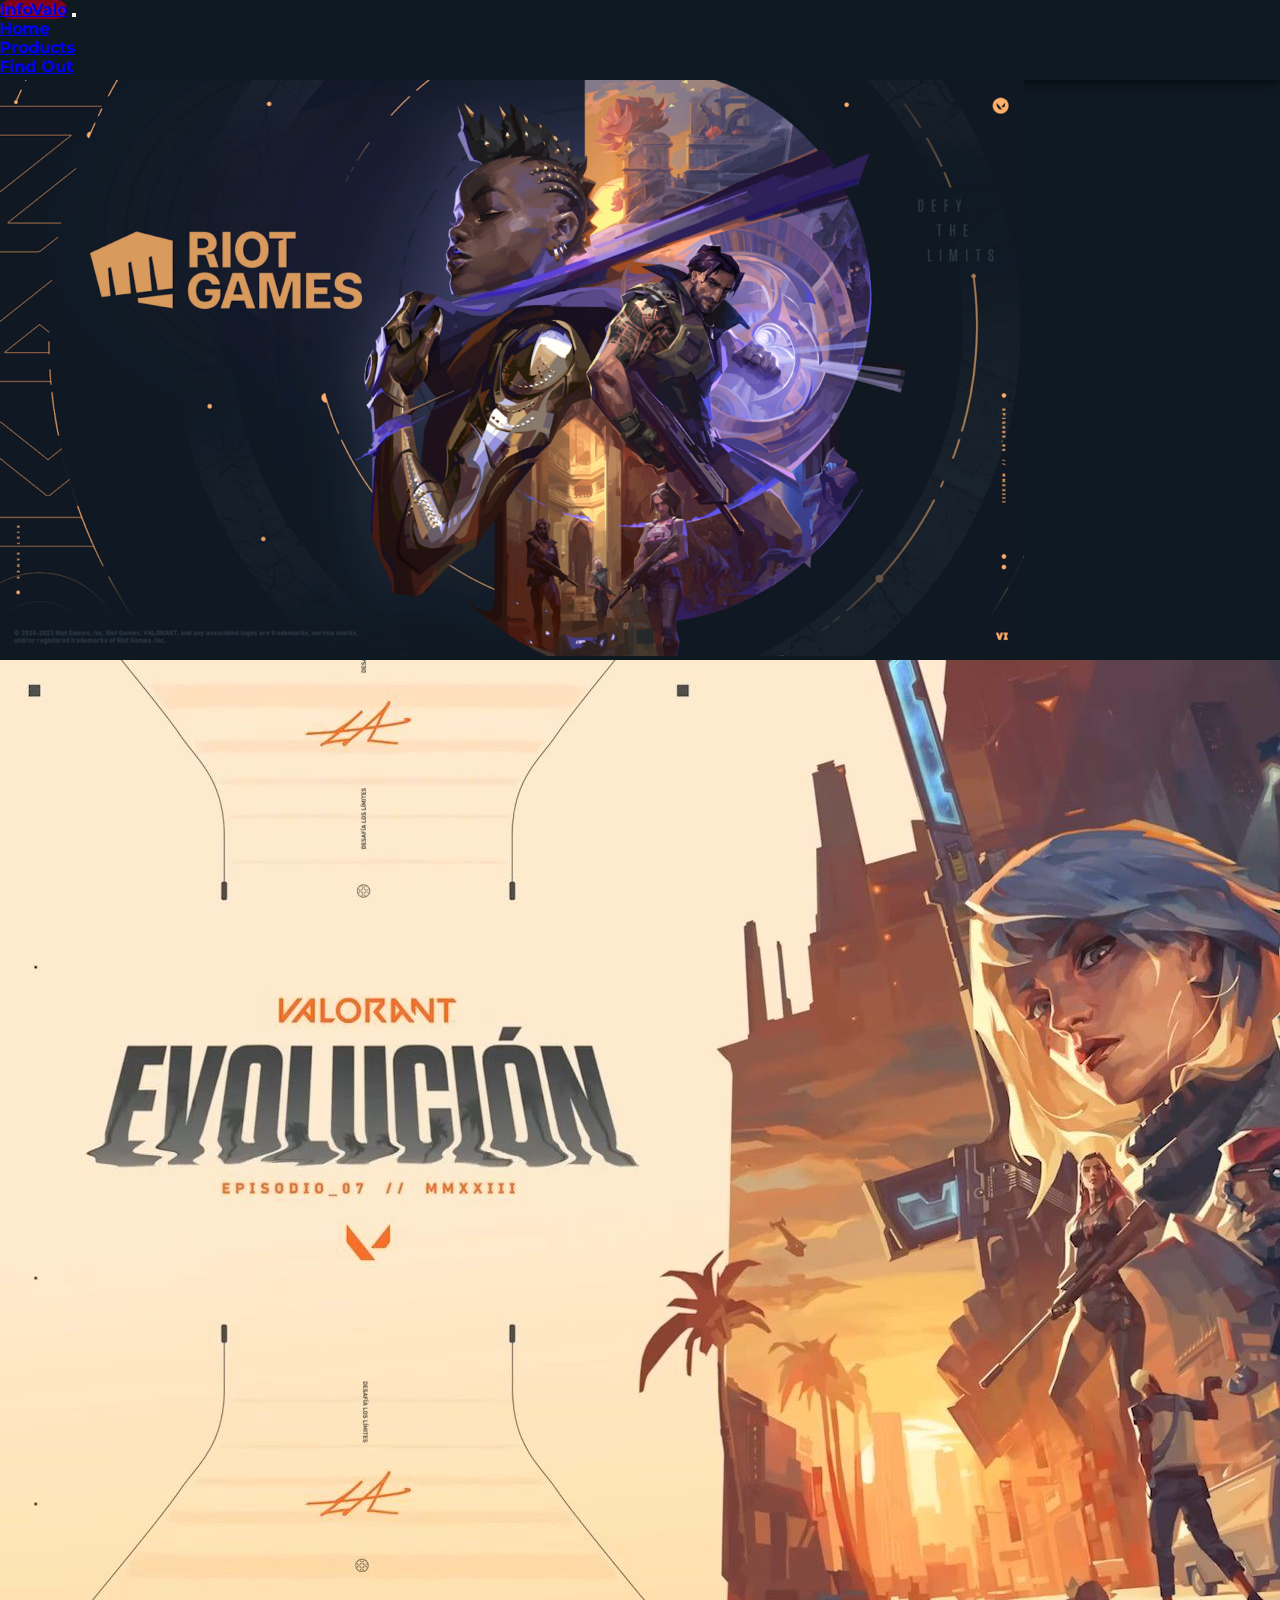
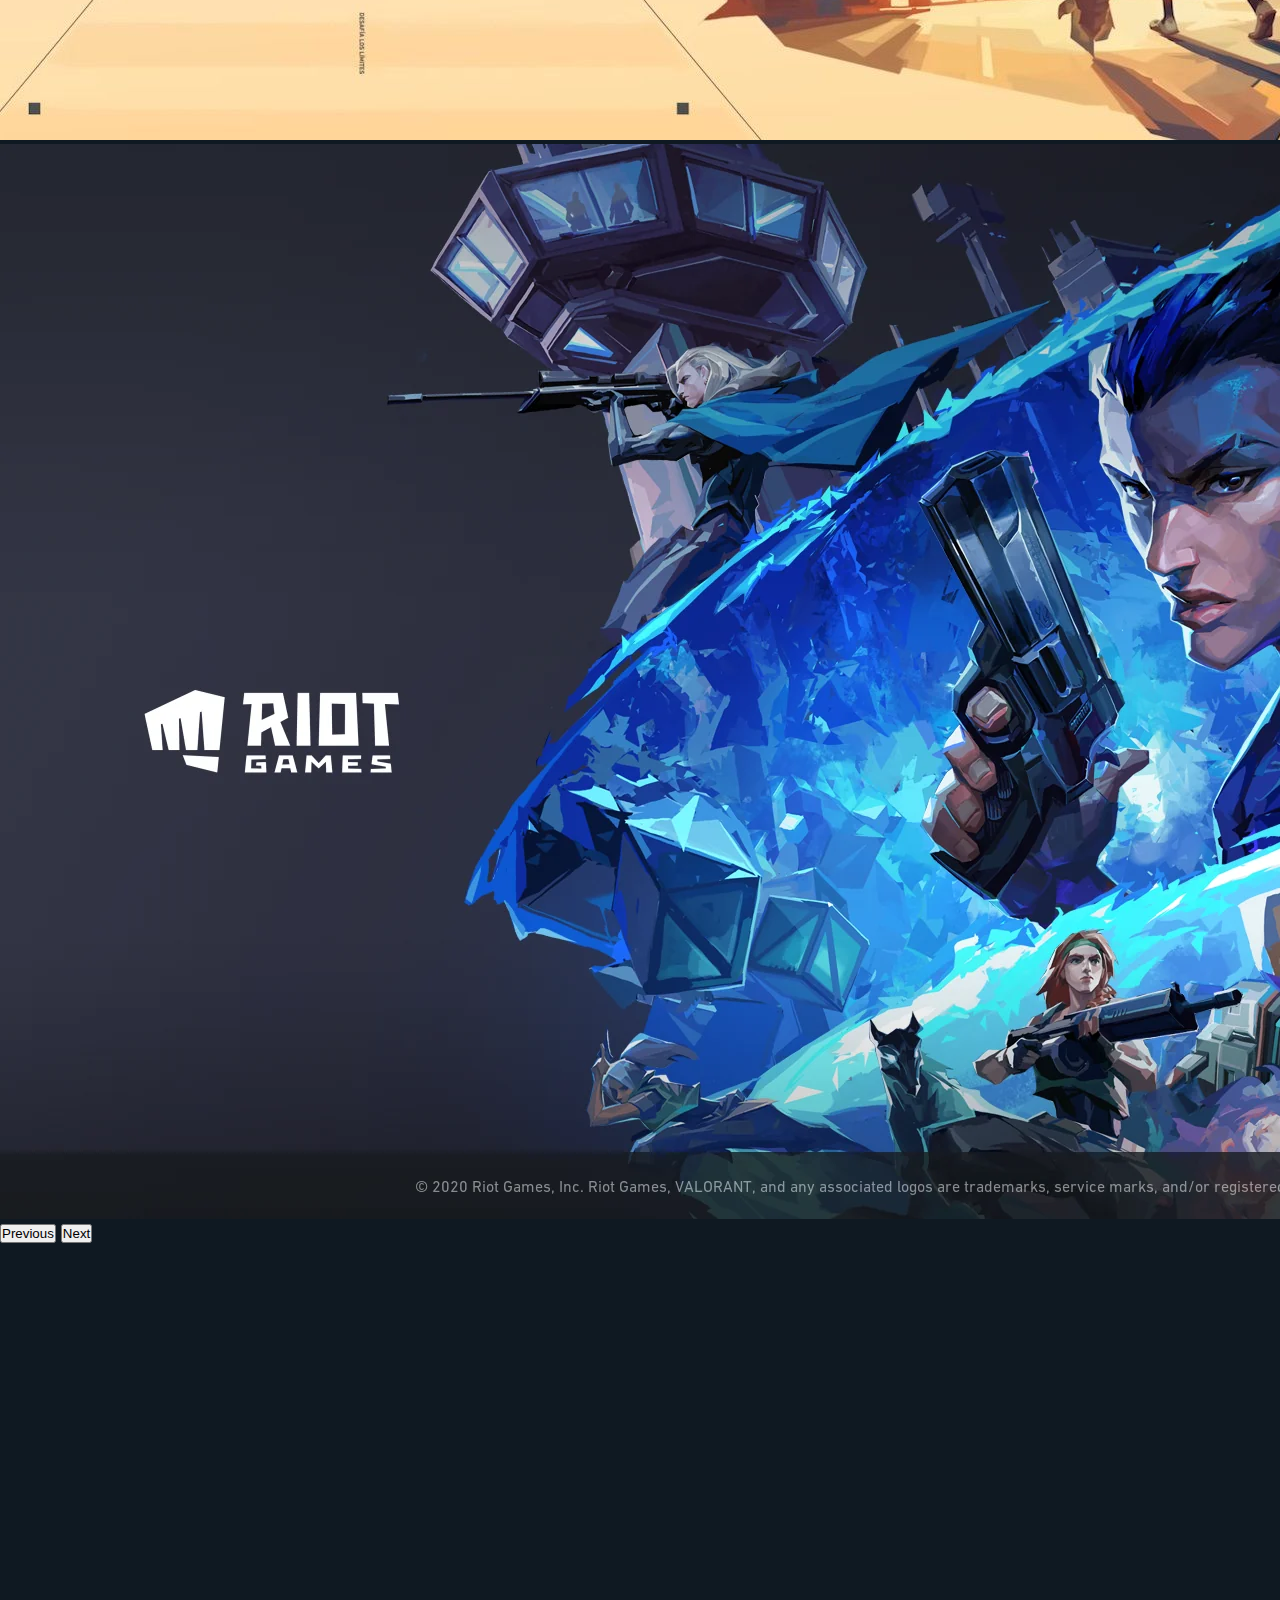
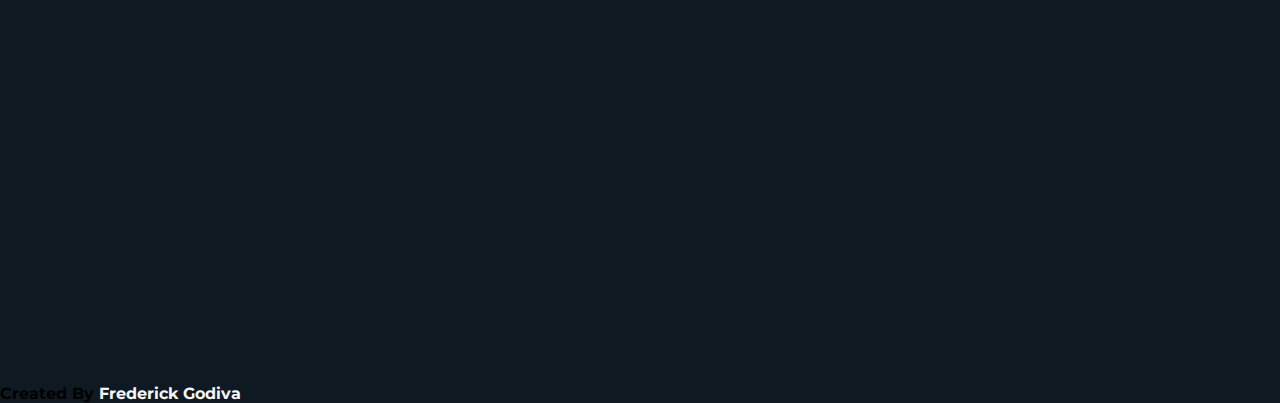
<file: index.html>
<!DOCTYPE html>
<html lang="en">
  <head>
    <!-- Required Meta Tags -->
    <meta charset="UTF-8" />
    <meta name="viewport" content="width=device-width, initial-scale=1.0" />

    <!-- Website Title -->
    <title>InfoValo</title>

    <!-- Bootstrap CSS -->
    <link
      href="https://cdn.jsdelivr.net/npm/bootstrap@5.3.2/dist/css/bootstrap.min.css"
      rel="stylesheet"
      integrity="sha384-T3c6CoIi6uLrA9TneNEoa7RxnatzjcDSCmG1MXxSR1GAsXEV/Dwwykc2MPK8M2HN"
      crossorigin="anonymous" />

    <!-- Animate On Scroll Library -->
    <link rel="stylesheet" href="https://unpkg.com/aos@next/dist/aos.css" />

    <!-- My CSS -->
    <link rel="stylesheet" href="style.css" />
  </head>
  <body>
    <!-- Navbar -->
    <nav class="navbar navbar-expand-lg sticky-top">
      <div class="container-fluid">
        <a class="navbar-brand text-light" href="./index.html">InfoValo</a>
        <button
          class="navbar-toggler"
          type="button"
          data-bs-toggle="collapse"
          data-bs-target="#navbarSupportedContent"
          aria-controls="navbarSupportedContent"
          aria-expanded="false"
          aria-label="Toggle navigation">
          <span class="navbar-toggler-icon"></span>
        </button>

        <div class="collapse navbar-collapse" id="navbarSupportedContent">
          <ul class="navbar-nav me-auto mb-2 mb-lg-0">
            <li class="nav-item">
              <a
                class="nav-link active text-light"
                aria-current="page"
                href="./index.html"
                >Home</a
              >
            </li>
            <li class="nav-item">
              <a class="nav-link text-light" href="./public/products.html"
                >Products</a
              >
            </li>
            <li class="nav-item dropdown">
              <a
                class="nav-link dropdown-toggle text-light"
                href="#"
                role="button"
                data-bs-toggle="dropdown"
                aria-expanded="false">
                Find Out
              </a>
              <ul class="dropdown-menu">
                <li>
                  <a class="dropdown-item" href="./public/agents.html"
                    >Agents</a
                  >
                </li>
                <li>
                  <a class="dropdown-item" href="./public/maps.html">Maps</a>
                </li>
              </ul>
            </li>
          </ul>
        </div>
      </div>
    </nav>
    <!-- End of Navbar -->

    <!-- Carousel -->
    <div class="container carousel p-3">
      <div id="carouselExample" class="carousel slide">
        <div class="carousel-inner">
          <!-- First Carousel Item -->
          <div class="carousel-item active">
            <img
              src="./images/Loading Screen/loading_screen_1.png"
              class="d-block w-100"
              alt="Loading Screen 1" />
          </div>
          <!-- Second Carousel Item -->
          <div class="carousel-item">
            <img
              src="./images/Loading Screen/loading_screen_2.jpg"
              class="d-block w-100"
              alt="Loading Screen 2" />
          </div>
          <!-- Third Carousel Item -->
          <div class="carousel-item">
            <img
              src="./images/Loading Screen/loading_screen_3.webp"
              class="d-block w-100"
              alt="Loading Screen 3" />
          </div>
        </div>
        <button
          class="carousel-control-prev"
          type="button"
          data-bs-target="#carouselExample"
          data-bs-slide="prev">
          <span class="carousel-control-prev-icon" aria-hidden="true"></span>
          <span class="visually-hidden">Previous</span>
        </button>
        <button
          class="carousel-control-next"
          type="button"
          data-bs-target="#carouselExample"
          data-bs-slide="next">
          <span class="carousel-control-next-icon" aria-hidden="true"></span>
          <span class="visually-hidden">Next</span>
        </button>
      </div>
    </div>
    <!-- End of Carousel -->

    <!-- About -->
    <div class="container mt-5 p-3 about">
      <!-- Title For About Section -->
      <h1 class="text-center text-white" data-aos="fade-up">
        Welcome to InfoValo!
      </h1>
      <!-- Additional Information For Title About Section -->
      <p class="text-center text-white about-text" data-aos="fade-up">
        About this website
      </p>
      <div class="container text-center text-white pt-3" id="about">
        <div class="row">
          <!-- Left Side -->
          <div class="col-xl-6 col-lg-6 col-sm-12">
            <p class="about-text" data-aos="fade-right">
              <span class="web-name">InfoValo</span> is a multifunctional
              website where you can access various information about Valorant,
              ranging from details about skins, maps, and agents. With InfoValo,
              you not only find information but also have the option to top up
              Valorant points at affordable prices. In the future, there will be
              numerous promotions in line with ongoing Valorant events.
            </p>
          </div>
          <!-- Right Side -->
          <div class="col-xl-6 col-lg-6 col-sm-12">
            <p class="about-text" data-aos="fade-left">
              Now, you can discover everything about Valorant on a single
              website <span class="web-name">InfoValo</span>, your best website
              for Valorant. If you want to top up your Valorant Point, just
              click
              <button type="button" class="btn btn-dark know-more-btn">
                <a href="./public/products.html" class="text-white bold-text"
                  >here</a
                >
              </button>
            </p>
          </div>
        </div>
      </div>
    </div>
    <!-- End of About -->

    <!-- FAQ -->
    <div class="container mt-5 p-3">
      <div class="container mt-5 p-3" data-aos="fade-down-right">
        <h1 class="text-center text-white p-2">FAQ</h1>
        <!-- Accordion -->
        <div class="accordion" id="accordionPanelsStayOpenExample">
          <div class="accordion-item">
            <h2 class="accordion-header">
              <button
                class="accordion-button text-white bold-text"
                type="button"
                data-bs-toggle="collapse"
                data-bs-target="#panelsStayOpen-collapseOne"
                aria-expanded="true"
                aria-controls="panelsStayOpen-collapseOne">
                How to top up?
              </button>
            </h2>
            <div
              id="panelsStayOpen-collapseOne"
              class="accordion-collapse collapse show"
              aria-labelledby="headingOne"
              data-bs-parent="#accordionPanelsStayOpenExample">
              <div class="accordion-body small-text text-white">
                You can top up
                <button type="button" class="btn btn-dark know-more-btn">
                  <a href="./public/products.html" class="text-white bold-text"
                    >here</a
                  >
                </button>
              </div>
            </div>
          </div>

          <div class="accordion-item">
            <h2 class="accordion-header">
              <button
                class="accordion-button collapsed text-white bold-text"
                type="button"
                data-bs-toggle="collapse"
                data-bs-target="#panelsStayOpen-collapseTwo"
                aria-expanded="false"
                aria-controls="panelsStayOpen-collapseTwo">
                Is there any coupon available?
              </button>
            </h2>
            <div
              id="panelsStayOpen-collapseTwo"
              class="accordion-collapse collapse small-text">
              <div
                class="accordion-body small-text text-white"
                aria-labelledby="headingOne"
                data-bs-parent="#accordionPanelsStayOpenExample">
                Of course, you can check for the available coupon on our social
                media.
              </div>
            </div>
          </div>
          <div class="accordion-item">
            <h2 class="accordion-header">
              <button
                class="accordion-button collapsed bold-text text-white"
                type="button"
                data-bs-toggle="collapse"
                data-bs-target="#panelsStayOpen-collapseFour"
                aria-expanded="false"
                aria-controls="panelsStayOpen-collapseFour">
                How can we contact you?
              </button>
            </h2>
            <div
              id="panelsStayOpen-collapseFour"
              class="accordion-collapse collapse">
              <div class="accordion-body small-text text-white">
                You can contact us from contact section that we made under the
                website.
              </div>
            </div>
          </div>
        </div>
        <!-- End of Accordion -->
      </div>
    </div>
    <!-- End of FAQ -->

    <!-- Contact -->
    <div class="container mt-5 p-3" data-aos="zoom-in">
      <h1 class="text-center text-white">Information</h1>
      <p class="text-center text-white contact-text">
        These are additional informations about us
      </p>
      <div class="row g-5 py-5 row-cols-1 row-cols-lg-2">
        <div class="feature col">
          <h3 class="fs-2 text-white">Contact</h3>
          <div class="d-flex align-items-baseline">
            <svg
              xmlns="http://www.w3.org/2000/svg"
              width="20"
              height="20"
              fill="white"
              class="bi bi-envelope-open-fill mx-2"
              viewBox="0 0 16 16">
              <path
                d="M8.941.435a2 2 0 0 0-1.882 0l-6 3.2A2 2 0 0 0 0 5.4v.314l6.709 3.932L8 8.928l1.291.718L16 5.714V5.4a2 2 0 0 0-1.059-1.765l-6-3.2ZM16 6.873l-5.693 3.337L16 13.372v-6.5Zm-.059 7.611L8 10.072.059 14.484A2 2 0 0 0 2 16h12a2 2 0 0 0 1.941-1.516ZM0 13.373l5.693-3.163L0 6.873v6.5Z" />
            </svg>
            <p class="contact-text">
              <a
                href="mailto:InfoValo@gmail.com"
                target="_blank"
                class="contact-link"
                >InfoValo@gmail.com</a
              >
            </p>
          </div>
        </div>
        <div class="feature col">
          <h3 class="fs-2 text-white">Location</h3>
          <iframe
            src="https://www.google.com/maps/embed?pb=!1m18!1m12!1m3!1d3982.0925876474575!2d98.6578703747766!3d3.5661615504481206!2m3!1f0!2f0!3f0!3m2!1i1024!2i768!4f13.1!3m3!1m2!1s0x3031302750a7b3c3%3A0x281f29cf894a500b!2sUSU%2C%20Jl.%20Universitas%2C%20Padang%20Bulan%2C%20Kec.%20Medan%20Baru%2C%20Kota%20Medan%2C%20Sumatera%20Utara%2020155!5e0!3m2!1sen!2sid!4v1699789930222!5m2!1sen!2sid"
            width="300"
            height="150"
            style="border: 0"
            allowfullscreen=""
            loading="lazy"
            referrerpolicy="no-referrer-when-downgrade"></iframe>
          <div class="d-flex justify-content-center align-items-center">
            <svg
              xmlns="http://www.w3.org/2000/svg"
              width="50"
              height="50"
              fill="white"
              class="bi bi-geo-alt-fill"
              viewBox="0 0 16 16">
              <path
                d="M8 16s6-5.686 6-10A6 6 0 0 0 2 6c0 4.314 6 10 6 10zm0-7a3 3 0 1 1 0-6 3 3 0 0 1 0 6z" />
            </svg>
            <p class="contact-text text-white">
              Gedung D Fasilkom-TI, Universitas Sumatera Utara, Jl. Alumni No.3,
              Padang Bulan, Kec. Medan Baru, Kota Medan, Sumatera Utara 20155
            </p>
          </div>
        </div>
      </div>
    </div>
    <!-- End of Contact -->

    <!-- Footer -->
    <footer class="py-3 my-4 border-top">
      <p class="text-center text-white">
        Created By
        <a
          href="https://github.com/FrederickGodiva"
          target="_blank"
          class="author-link"
          >Frederick Godiva</a
        >
      </p>
    </footer>
    <!-- End of Footer -->

    <!-- jQuery -->
    <script src="https://ajax.googleapis.com/ajax/libs/jquery/3.7.1/jquery.min.js"></script>

    <!-- Bootstrap -->
    <script
      src="https://cdn.jsdelivr.net/npm/bootstrap@5.3.2/dist/js/bootstrap.bundle.min.js"
      integrity="sha384-C6RzsynM9kWDrMNeT87bh95OGNyZPhcTNXj1NW7RuBCsyN/o0jlpcV8Qyq46cDfL"
      crossorigin="anonymous"></script>

    <!-- Animate On Scroll (AOS) -->
    <script src="https://unpkg.com/aos@next/dist/aos.js"></script>

    <!-- Initialize the AOS -->
    <script>
      AOS.init();
    </script>

    <!-- My Script -->
    <script src="script.js"></script>
  </body>
</html>
</file>
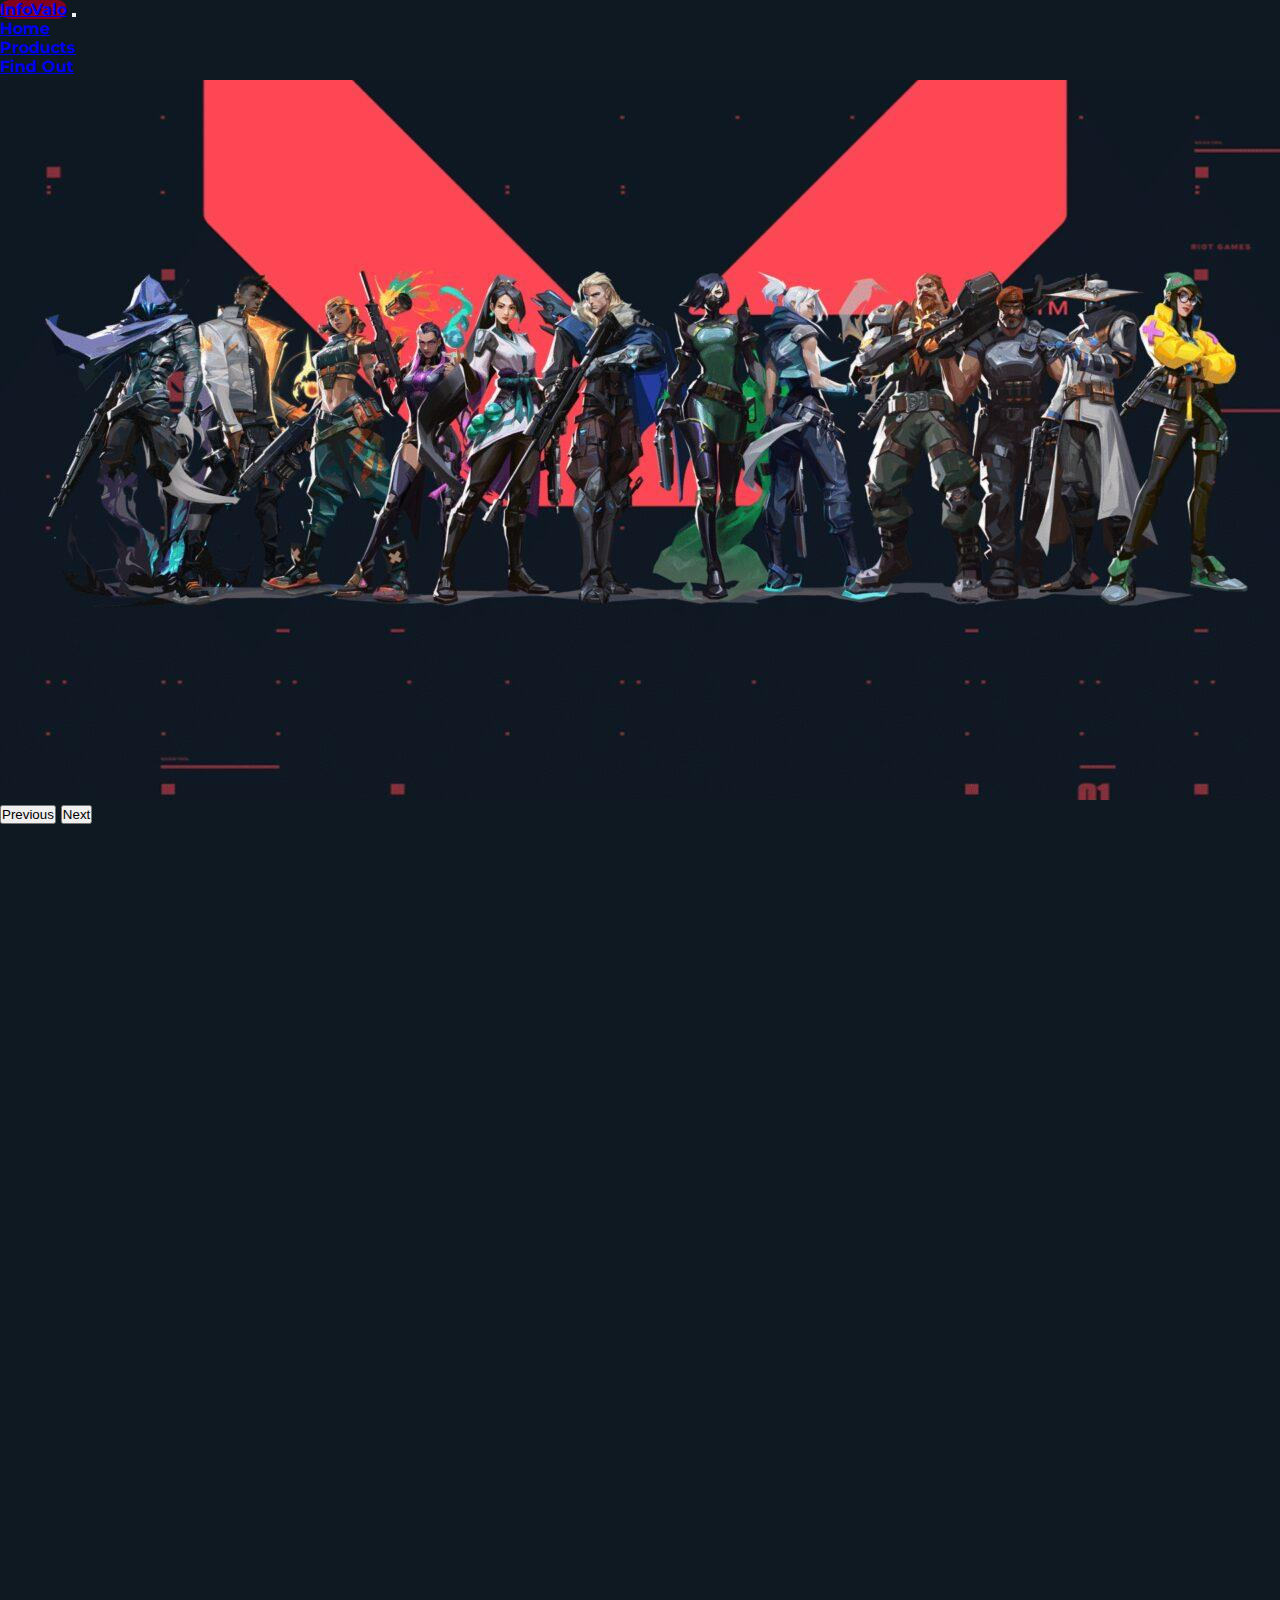
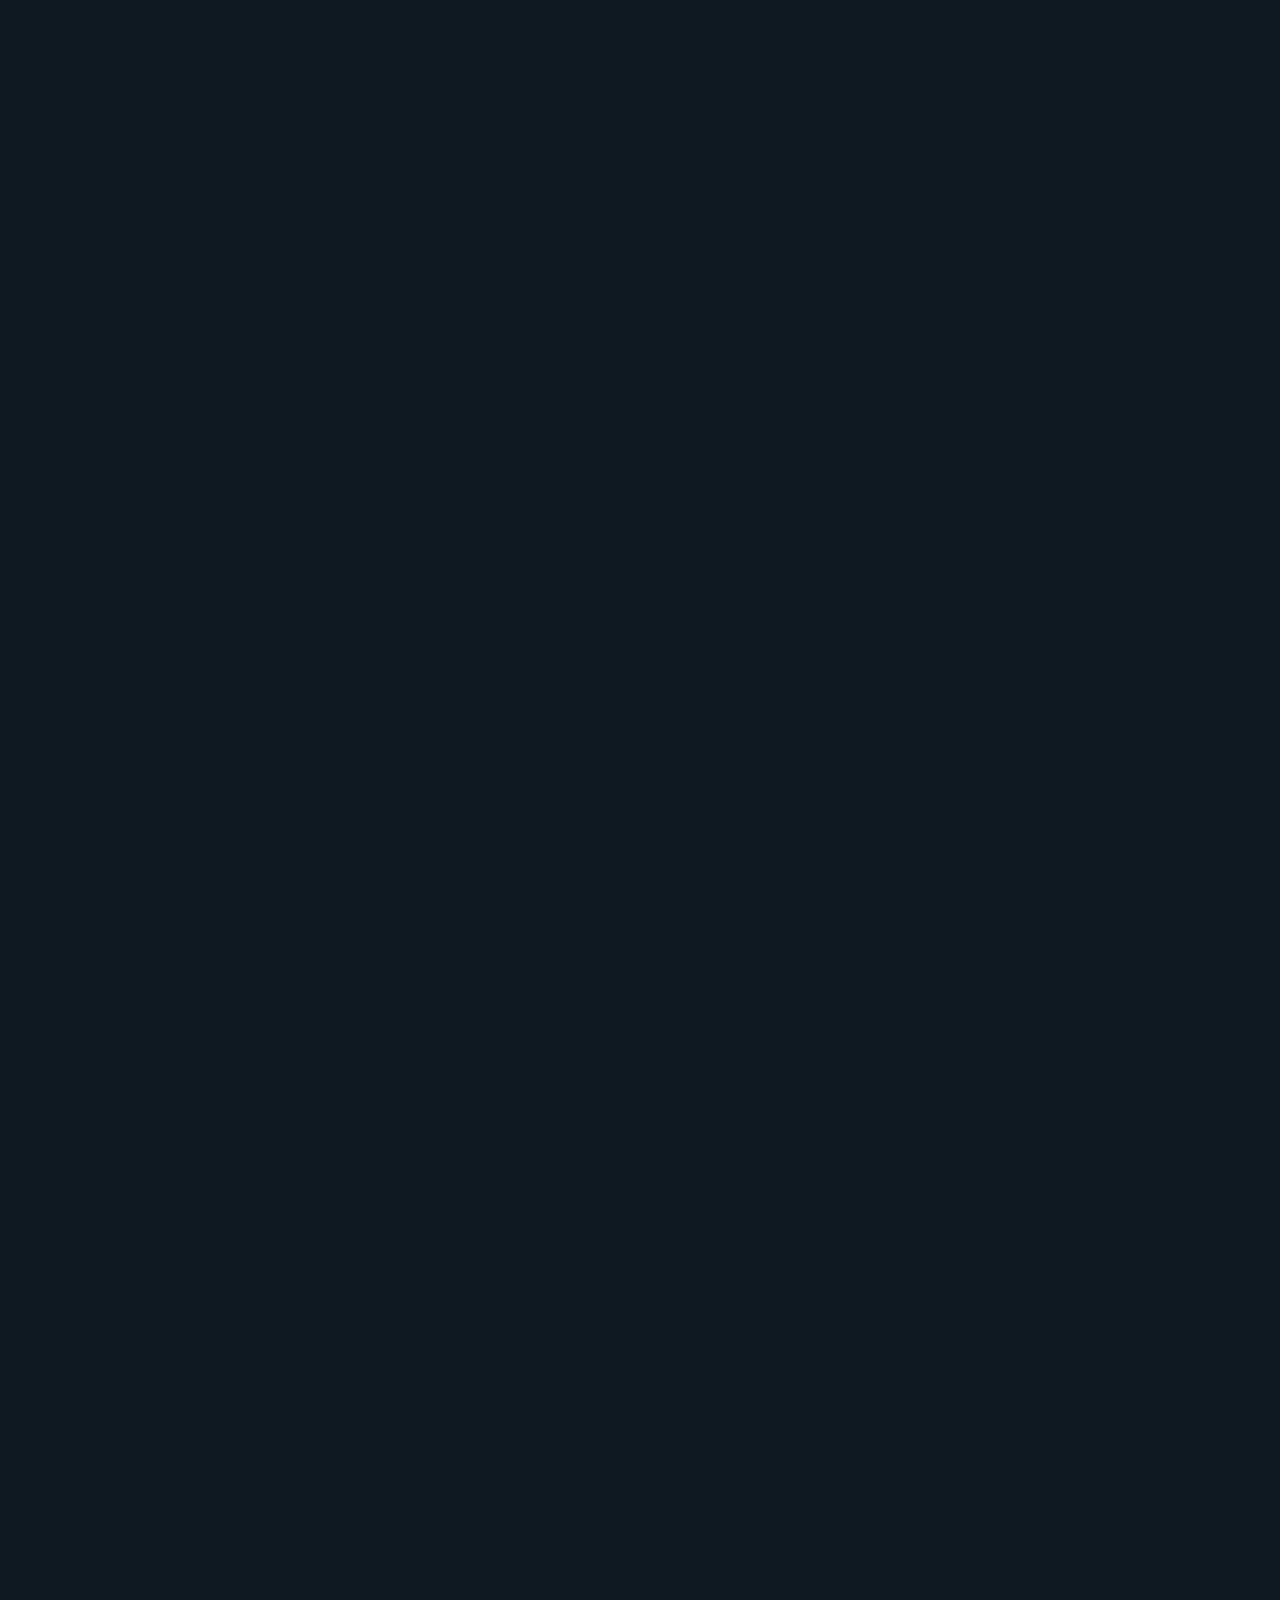
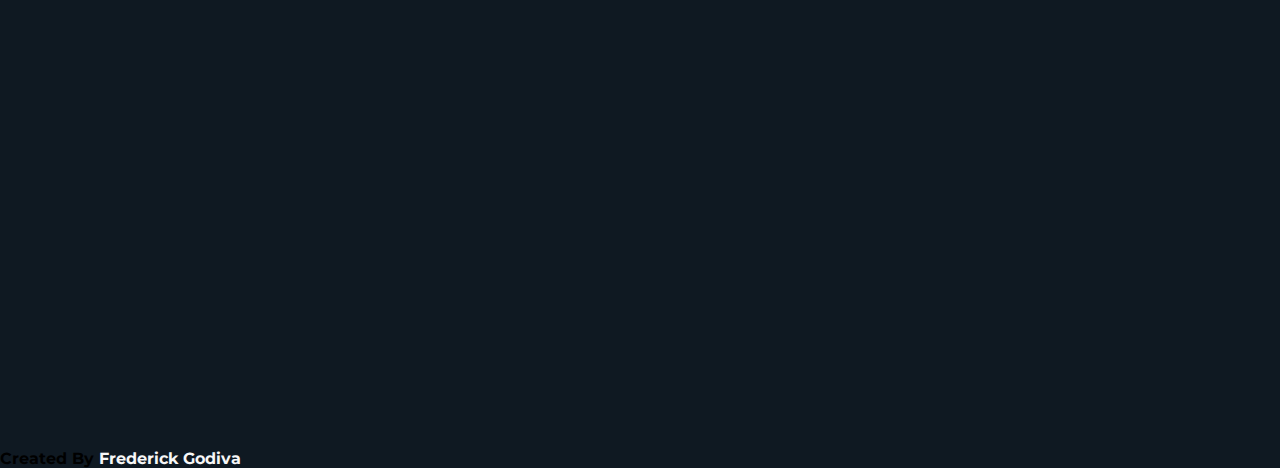
<file: public/agents.html>
<!DOCTYPE html>
<html lang="en">
  <head>
    <!-- Required Meta Tags -->
    <meta charset="UTF-8" />
    <meta name="viewport" content="width=device-width, initial-scale=1.0" />

    <!-- Website Title -->
    <title>Agents</title>

    <!-- Bootstrap CSS -->
    <link
      href="https://cdn.jsdelivr.net/npm/bootstrap@5.3.2/dist/css/bootstrap.min.css"
      rel="stylesheet"
      integrity="sha384-T3c6CoIi6uLrA9TneNEoa7RxnatzjcDSCmG1MXxSR1GAsXEV/Dwwykc2MPK8M2HN"
      crossorigin="anonymous" />

    <!-- Animate On Scroll Library -->
    <link rel="stylesheet" href="https://unpkg.com/aos@next/dist/aos.css" />

    <!-- My CSS -->
    <link rel="stylesheet" href="../style.css" />
  </head>
  <body>
    <!-- Navbar -->
    <nav
      class="navbar navbar-expand-lg sticky-top d-flex justify-content-between">
      <div class="container-fluid">
        <a class="navbar-brand text-light" href="../index.html">InfoValo</a>
        <button
          class="navbar-toggler"
          type="button"
          data-bs-toggle="collapse"
          data-bs-target="#navbarSupportedContent"
          aria-controls="navbarSupportedContent"
          aria-expanded="false"
          aria-label="Toggle navigation">
          <span class="navbar-toggler-icon"></span>
        </button>

        <div class="collapse navbar-collapse" id="navbarSupportedContent">
          <ul class="navbar-nav me-auto mb-2 mb-lg-0">
            <li class="nav-item">
              <a
                class="nav-link active text-light"
                aria-current="page"
                href="../index.html"
                >Home</a
              >
            </li>
            <li class="nav-item">
              <a class="nav-link text-light" href="./products.html">Products</a>
            </li>
            <li class="nav-item dropdown">
              <a
                class="nav-link dropdown-toggle text-light"
                href="#"
                role="button"
                data-bs-toggle="dropdown"
                aria-expanded="false">
                Find Out
              </a>
              <ul class="dropdown-menu">
                <li>
                  <a class="dropdown-item" href="./agents.html">Agents</a>
                </li>
                <li>
                  <a class="dropdown-item" href="./maps.html">Maps</a>
                </li>
              </ul>
            </li>
          </ul>
        </div>
      </div>
    </nav>
    <!-- End of Navbar -->

    <!-- Carousel -->
    <div class="container mb-5">
      <div id="carouselExample" class="carousel slide">
        <div class="carousel-inner">
          <div class="carousel-item active">
            <img
              src="../images/Agents/agents.jpg"
              class="d-block w-100"
              alt="Valorant Agent Banner" />
          </div>
        </div>
        <button
          class="carousel-control-prev"
          type="button"
          data-bs-target="#carouselExample"
          data-bs-slide="prev">
          <span class="carousel-control-prev-icon" aria-hidden="true"></span>
          <span class="visually-hidden">Previous</span>
        </button>
        <button
          class="carousel-control-next"
          type="button"
          data-bs-target="#carouselExample"
          data-bs-slide="next">
          <span class="carousel-control-next-icon" aria-hidden="true"></span>
          <span class="visually-hidden">Next</span>
        </button>
      </div>
    </div>
    <!-- End of Carousel -->

    <!-- Table -->
    <div class="container p-3 mb-5">
      <table class="table table-dark" data-aos="fade-up-right">
        <thead>
          <tr>
            <td class="text-center" colspan="3">Duelist</td>
          </tr>
        </thead>

        <tbody>
          <tr>
            <td>
              <img
                src="../images/Agents/Duelist/phoenix.png"
                alt="Phoenix"
                class="agents" />
              Phoenix
            </td>
            <td>
              <img
                src="../images/Agents/Duelist/jett.png"
                alt="Jett"
                class="agents" />
              Jett
            </td>
            <td>
              <img
                src="../images/Agents/Duelist/reyna.png"
                alt="Reyna"
                class="agents" />
              Reyna
            </td>
          </tr>

          <tr>
            <td>
              <img
                src="../images/Agents/Duelist/raze.png"
                alt="Raze"
                class="agents" />
              Raze
            </td>
            <td>
              <img
                src="../images/Agents/Duelist/yoru.png"
                alt="Yoru"
                class="agents" />
              Yoru
            </td>
            <td>
              <img
                src="../images/Agents/Duelist/neon.png"
                alt="Neon"
                class="agents" />
              Neon
            </td>
          </tr>

          <tr>
            <td>
              <img
                src="../images/Agents/Duelist/iso.png"
                alt="Iso"
                class="agents" />Iso
            </td>
            <td></td>
            <td></td>
          </tr>
        </tbody>
      </table>

      <table class="table table-dark mt-5 p-3" data-aos="fade-up-left">
        <thead>
          <tr>
            <td class="text-center" colspan="3">Initiator</td>
          </tr>
        </thead>

        <tbody>
          <tr>
            <td>
              <img
                src="../images/Agents/Initiator/sova.png"
                alt="Sova"
                class="agents" />
              Sova
            </td>
            <td>
              <img
                src="../images/Agents/Initiator/breach.webp"
                alt="Breach"
                class="agents" />
              Breach
            </td>
            <td>
              <img
                src="../images/Agents/Initiator/skye.png"
                alt="Skye"
                class="agents" />
              Skye
            </td>
          </tr>

          <tr>
            <td>
              <img
                src="../images/Agents/Initiator/kayo.png"
                alt="KAY/O"
                class="agents" />
              KAY/O
            </td>
            <td>
              <img
                src="../images/Agents/Initiator/fade.png"
                alt="Fade"
                class="agents" />
              Fade
            </td>
            <td>
              <img
                src="../images/Agents/Initiator/gekko.png"
                alt="Gekko"
                class="agents" />
              Gekko
            </td>
          </tr>
        </tbody>
      </table>

      <table class="table table-dark mt-5 p-3" data-aos="fade-down-right">
        <thead>
          <tr>
            <td class="text-center" colspan="3">Sentinel</td>
          </tr>
        </thead>

        <tbody>
          <tr>
            <td>
              <img
                src="../images/Agents/Sentinel/killjoy.png"
                alt="Killjoy"
                class="agents" />
              Killjoy
            </td>
            <td>
              <img
                src="../images/Agents/Sentinel/cypher.png"
                alt="Cypher"
                class="agents" />
              Cypher
            </td>
            <td>
              <img
                src="../images/Agents/Sentinel/sage.png"
                alt="Sage"
                class="agents" />
              Sage
            </td>
          </tr>

          <tr>
            <td>
              <img
                src="../images/Agents/Sentinel/chamber.png"
                alt="Chamber"
                class="agents" />
              Chamber
            </td>
            <td>
              <img
                src="../images/Agents/Sentinel/deadlock.png"
                alt="Deadlock"
                class="agents" />
              Deadlock
            </td>
            <td></td>
          </tr>
        </tbody>
      </table>

      <table class="table table-dark mt-5 p-3" data-aos="fade-down-left">
        <thead>
          <tr>
            <td class="text-center" colspan="3">Controller</td>
          </tr>
        </thead>

        <tbody>
          <tr>
            <td>
              <img
                src="../images/Agents/Controller/brimstone.png"
                alt="Brimstone"
                class="agents" />
              Brimstone
            </td>
            <td>
              <img
                src="../images/Agents/Controller/viper.png"
                alt="Viper"
                class="agents" />
              Viper
            </td>
            <td>
              <img
                src="../images/Agents/Controller/omen.png"
                alt="Omen"
                class="agents" />
              Omen
            </td>
          </tr>

          <tr>
            <td>
              <img
                src="../images/Agents/Controller/astra.png"
                alt="Astra"
                class="agents" />
              Astra
            </td>
            <td>
              <img
                src="../images/Agents/Controller/harbor.png"
                alt="Harbor"
                class="agents" />
              Harbor
            </td>
            <td></td>
          </tr>
        </tbody>
      </table>
    </div>
    <!-- End of Table -->

    <!-- Footer -->
    <footer class="py-3 my-4 border-top">
      <p class="text-center text-white">
        Created By
        <a href="https://github.com/FrederickGodiva" class="author-link"
          >Frederick Godiva</a
        >
      </p>
    </footer>
    <!-- End of Footer -->

    <!-- Bootstrap -->
    <script
      src="https://cdn.jsdelivr.net/npm/bootstrap@5.3.2/dist/js/bootstrap.bundle.min.js"
      integrity="sha384-C6RzsynM9kWDrMNeT87bh95OGNyZPhcTNXj1NW7RuBCsyN/o0jlpcV8Qyq46cDfL"
      crossorigin="anonymous"></script>

    <!-- Animate On Scroll (AOS) -->
    <script src="https://unpkg.com/aos@next/dist/aos.js"></script>

    <!-- Initialize the AOS -->
    <script>
      AOS.init();
    </script>
  </body>
</html>
</file>
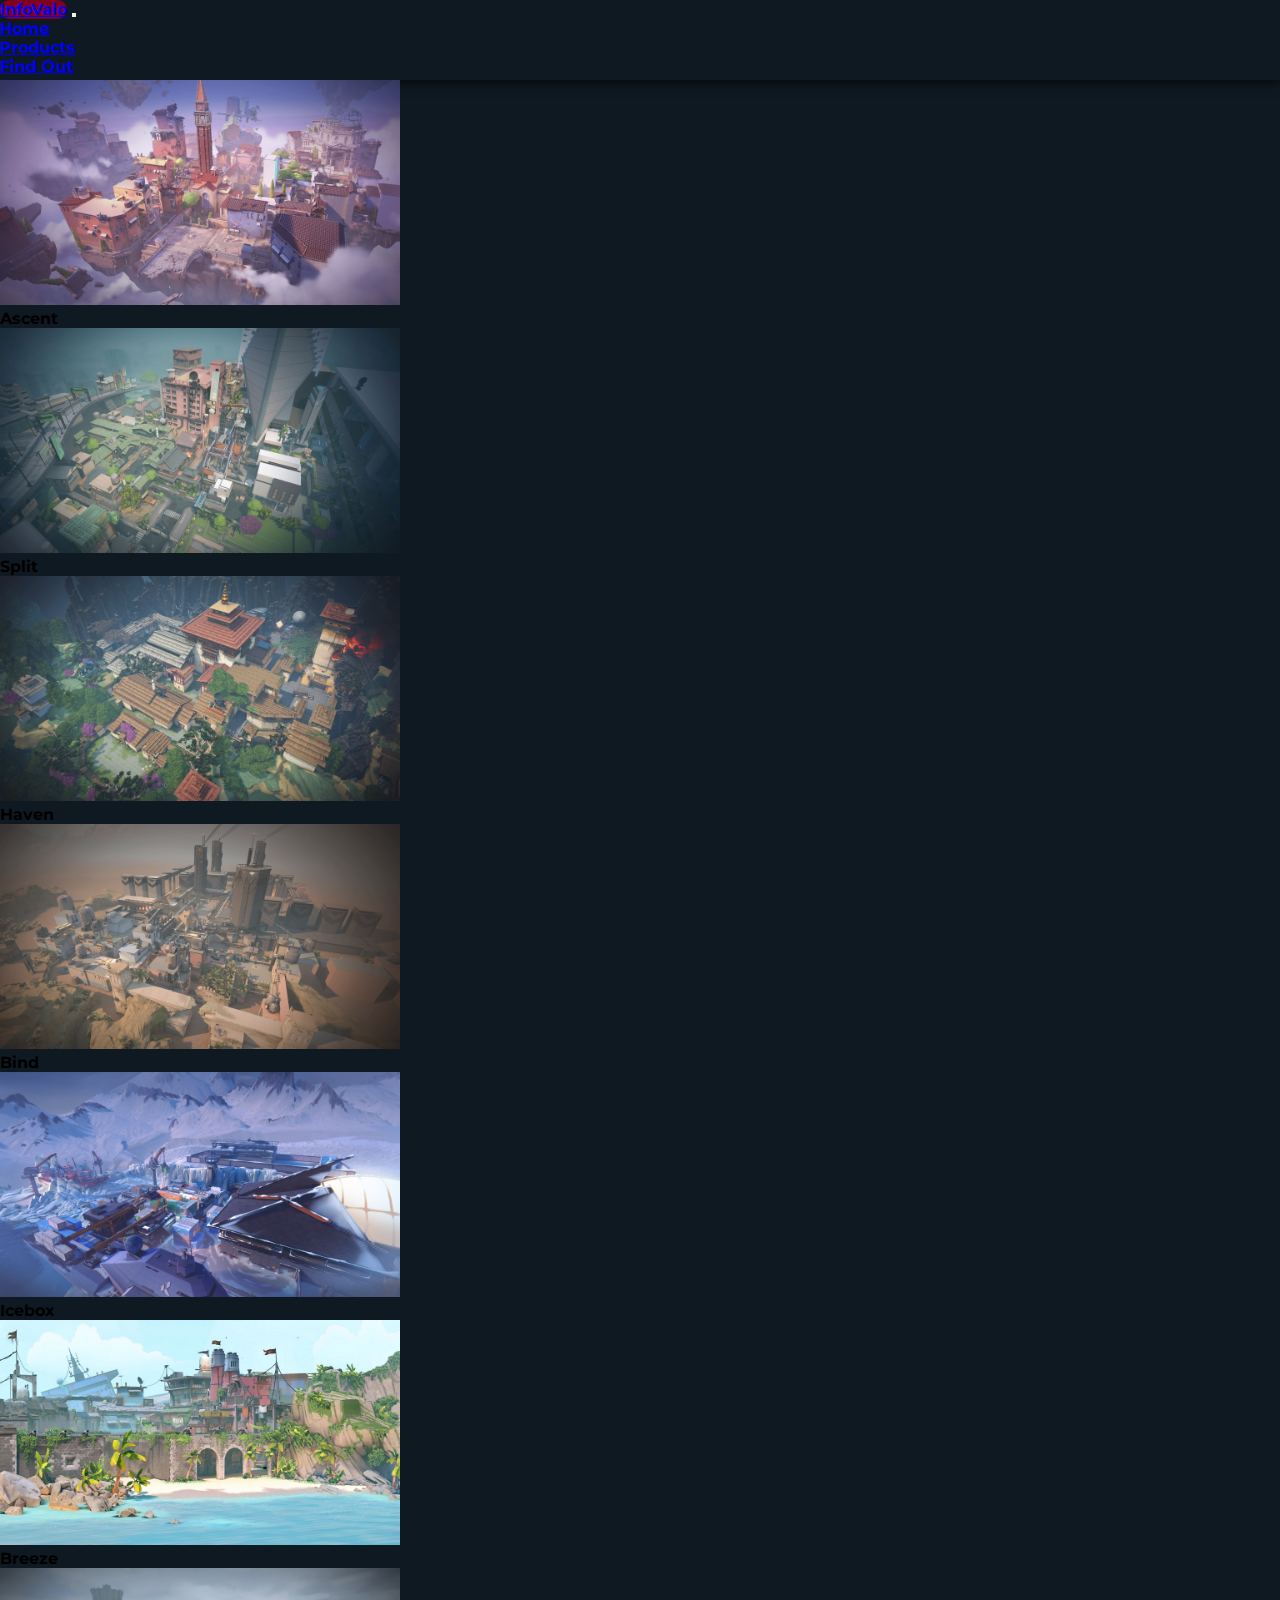
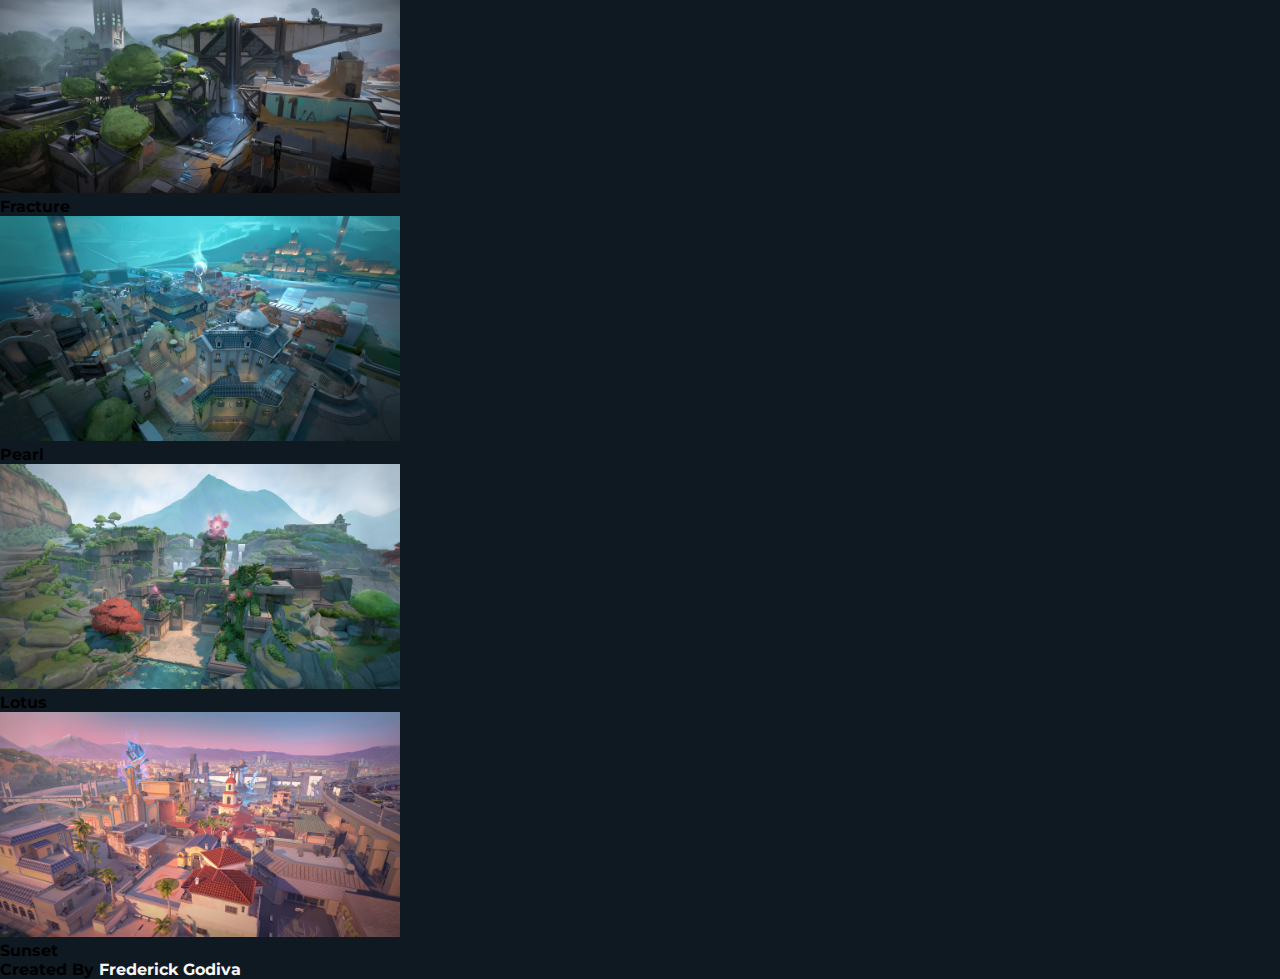
<file: public/maps.html>
<!DOCTYPE html>
<html lang="en">
  <head>
    <!-- Required Meta Tags -->
    <meta charset="UTF-8" />
    <meta name="viewport" content="width=device-width, initial-scale=1.0" />

    <!-- Website Title -->
    <title>Maps</title>

    <!-- Bootstrap CSS -->
    <link
      href="https://cdn.jsdelivr.net/npm/bootstrap@5.3.2/dist/css/bootstrap.min.css"
      rel="stylesheet"
      integrity="sha384-T3c6CoIi6uLrA9TneNEoa7RxnatzjcDSCmG1MXxSR1GAsXEV/Dwwykc2MPK8M2HN"
      crossorigin="anonymous" />

    <!-- My CSS -->
    <link rel="stylesheet" href="../style.css" />
  </head>
  <body>
    <!-- Navbar -->
    <nav
      class="navbar navbar-expand-lg sticky-top d-flex justify-content-between">
      <div class="container-fluid">
        <a class="navbar-brand text-light" href="../index.html">InfoValo</a>
        <button
          class="navbar-toggler"
          type="button"
          data-bs-toggle="collapse"
          data-bs-target="#navbarSupportedContent"
          aria-controls="navbarSupportedContent"
          aria-expanded="false"
          aria-label="Toggle navigation">
          <span class="navbar-toggler-icon"></span>
        </button>

        <div class="collapse navbar-collapse" id="navbarSupportedContent">
          <ul class="navbar-nav me-auto mb-2 mb-lg-0">
            <li class="nav-item">
              <a
                class="nav-link active text-light"
                aria-current="page"
                href="../index.html"
                >Home</a
              >
            </li>
            <li class="nav-item">
              <a class="nav-link text-light" href="./products.html">Products</a>
            </li>
            <li class="nav-item dropdown">
              <a
                class="nav-link dropdown-toggle text-light"
                href="#"
                role="button"
                data-bs-toggle="dropdown"
                aria-expanded="false">
                Find Out
              </a>
              <ul class="dropdown-menu">
                <li>
                  <a class="dropdown-item" href="./agents.html">Agents</a>
                </li>
                <li>
                  <a class="dropdown-item" href="./maps.html">Maps</a>
                </li>
              </ul>
            </li>
          </ul>
        </div>
      </div>
    </nav>
    <!-- End of Navbar -->

    <!-- Maps -->
    <div class="container mt-3 g-2">
      <div class="row mt-4">
        <div class="col-xl-4 col-sm-12">
          <img src="../images/Maps/ascent.png" alt="Ascent" class="maps" />
          <p class="text-white text-center">Ascent</p>
        </div>
        <div class="col-xl-4 col-sm-12">
          <img src="../images/Maps/split.jpg" alt="Split" class="maps" />
          <p class="text-white text-center">Split</p>
        </div>
        <div class="col-xl-4 col-sm-12">
          <img src="../images/Maps/haven.png" alt="Haven" class="maps" />
          <p class="text-white text-center">Haven</p>
        </div>
      </div>

      <div class="row mt-4">
        <div class="col-xl-4 col-sm-12">
          <img src="../images/Maps/bind.png" alt="Bind" class="maps" />
          <p class="text-white text-center">Bind</p>
        </div>
        <div class="col-xl-4 col-sm-12">
          <img src="../images/Maps/icebox.png" alt="Icebox" class="maps" />
          <p class="text-white text-center">Icebox</p>
        </div>
        <div class="col-xl-4 col-sm-12">
          <img src="../images/Maps/breeze.jpg" alt="Breeze" class="maps" />
          <p class="text-white text-center">Breeze</p>
        </div>
      </div>

      <div class="row mt-4">
        <div class="col-xl-4 col-sm-12">
          <img src="../images/Maps/fracture.png" alt="Fracture" class="maps" />
          <p class="text-white text-center">Fracture</p>
        </div>
        <div class="col-xl-4 col-sm-12">
          <img src="../images/Maps/pearl.png" alt="Pearl" class="maps" />
          <p class="text-white text-center">Pearl</p>
        </div>
        <div class="col-xl-4 col-sm-12">
          <img src="../images/Maps/lotus.png" alt="Lotus" class="maps" />
          <p class="text-white text-center">Lotus</p>
        </div>
      </div>

      <div class="row mt-4 justify-content-center">
        <div class="col-xl-4 col-sm-12">
          <img
            src="../images/Maps/sunset.png"
            alt="Sunset"
            class="maps new-map" />
          <p class="text-white text-center new-map">Sunset</p>
        </div>
      </div>
    </div>
    <!-- End of Maps -->

    <!-- Footer -->
    <footer class="py-3 my-4 border-top">
      <p class="text-center text-white">
        Created By
        <a
          href="https://github.com/FrederickGodiva"
          target="_blank"
          class="author-link"
          >Frederick Godiva</a
        >
      </p>
    </footer>

    <!-- Bootstrap -->
    <script
      src="https://cdn.jsdelivr.net/npm/bootstrap@5.3.2/dist/js/bootstrap.bundle.min.js"
      integrity="sha384-C6RzsynM9kWDrMNeT87bh95OGNyZPhcTNXj1NW7RuBCsyN/o0jlpcV8Qyq46cDfL"
      crossorigin="anonymous"></script>

    <!-- My Script -->
    <script src="../script.js"></script>
  </body>
</html>
</file>
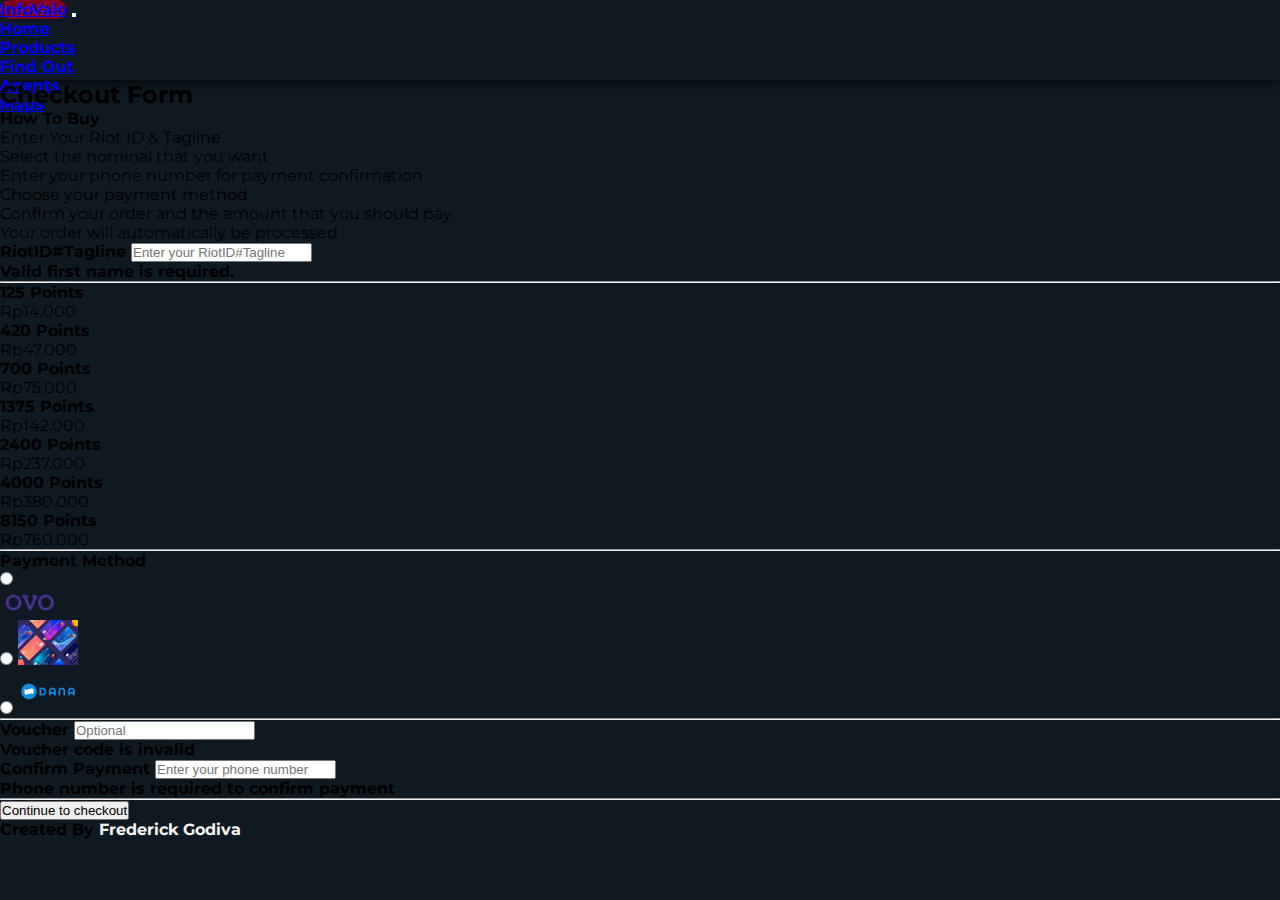
<file: public/products.html>
<!DOCTYPE html>
<html lang="en">
  <head>
    <!-- Required Meta Tags -->
    <meta charset="UTF-8" />
    <meta name="viewport" content="width=device-width, initial-scale=1.0" />

    <!-- Website Title -->
    <title>ValoBuff - Products</title>

    <!-- Bootstrap CSS -->
    <link
      href="https://cdn.jsdelivr.net/npm/bootstrap@5.3.2/dist/css/bootstrap.min.css"
      rel="stylesheet"
      integrity="sha384-T3c6CoIi6uLrA9TneNEoa7RxnatzjcDSCmG1MXxSR1GAsXEV/Dwwykc2MPK8M2HN"
      crossorigin="anonymous" />

    <!-- My CSS -->
    <link rel="stylesheet" href="../style.css" />
  </head>
  <body>
    <!-- Navbar -->
    <nav
      class="navbar navbar-expand-lg sticky-top d-flex justify-content-between">
      <div class="container-fluid">
        <a class="navbar-brand text-light" href="../index.html">InfoValo</a>
        <button
          class="navbar-toggler"
          stroke="white"
          type="button"
          data-bs-toggle="collapse"
          data-bs-target="#navbarSupportedContent"
          aria-controls="navbarSupportedContent"
          aria-expanded="false"
          aria-label="Toggle navigation">
          <span class="navbar-toggler-icon"></span>
        </button>

        <div class="collapse navbar-collapse" id="navbarSupportedContent">
          <ul class="navbar-nav me-auto mb-2 mb-lg-0">
            <li class="nav-item">
              <a
                class="nav-link active text-light"
                aria-current="page"
                href="../index.html"
                >Home</a
              >
            </li>
            <li class="nav-item">
              <a class="nav-link text-light" href="./products.html">Products</a>
            </li>
            <li class="nav-item dropdown">
              <a
                class="nav-link dropdown-toggle text-light"
                href="#"
                role="button"
                data-bs-toggle="dropdown"
                aria-expanded="false">
                Find Out
              </a>
              <ul class="dropdown-menu">
                <li>
                  <a class="dropdown-item" href="./agents.html">Agents</a>
                </li>
                <li>
                  <a class="dropdown-item" href="./maps.html">Maps</a>
                </li>
              </ul>
            </li>
          </ul>
        </div>
      </div>
    </nav>
    <!-- End of Navbar -->

    <!-- Main -->
    <div class="container">
      <div class="py-5 text-center">
        <h2 class="text-white">Checkout Form</h2>
      </div>

      <!-- Step by Step Guide of How to Top up -->
      <div class="row g-5">
        <div class="col-md-5 col-lg-4 order-md-last">
          <h4 class="mb-3 text-white">How To Buy</h4>
          <div class="container how-to-buy">
            <ol class="small-text text-white d-flex flex-column">
              <li class="p-2">Enter Your Riot ID & Tagline</li>
              <li class="p-2">Select the nominal that you want</li>
              <li class="p-2">
                Enter your phone number for payment confirmation
              </li>
              <li class="p-2">Choose your payment method</li>
              <li class="p-2">
                Confirm your order and the amount that you should pay
              </li>
              <li class="p-2">Your order will automatically be processed</li>
            </ol>
          </div>
        </div>
        <!-- End of Step by Step Guide of How to Top up -->

        <!-- Form -->
        <div class="col-md-7 col-lg-8">
          <form class="needs-validation" novalidate="">
            <div class="row g-3">
              <div class="col-sm-6 col-xl-12">
                <label for="firstName" class="form-label text-white"
                  >RiotID#Tagline</label
                >
                <input
                  type="text"
                  class="form-control"
                  id="firstName"
                  placeholder="Enter your RiotID#Tagline"
                  value=""
                  required="" />
                <div class="invalid-feedback">
                  Valid first name is required.
                </div>
              </div>
            </div>

            <hr class="my-4" />

            <div class="container">
              <div class="row mt-3">
                <div class="col-4">
                  <div class="card px-2 product-button">
                    <div class="car-body">125 Points</div>
                    <div class="card-text small-text">Rp14.000</div>
                  </div>
                </div>
                <div class="col-4">
                  <div class="card px-2 product-button">
                    <div class="car-body">420 Points</div>
                    <div class="card-text small-text">Rp47.000</div>
                  </div>
                </div>
                <div class="col-4">
                  <div class="card px-2 product-button">
                    <div class="car-body">700 Points</div>
                    <div class="card-text small-text">Rp75.000</div>
                  </div>
                </div>
              </div>

              <div class="row mt-3">
                <div class="col-4">
                  <div class="card px-2 product-button">
                    <div class="car-body">1375 Points</div>
                    <div class="card-text small-text">Rp142.000</div>
                  </div>
                </div>
                <div class="col-4">
                  <div class="card px-2 product-button">
                    <div class="car-body">2400 Points</div>
                    <div class="card-text small-text">Rp237.000</div>
                  </div>
                </div>
                <div class="col-4">
                  <div class="card px-2 product-button">
                    <div class="car-body">4000 Points</div>
                    <div class="card-text small-text">Rp380.000</div>
                  </div>
                </div>
              </div>

              <div class="row mt-3">
                <div class="col-4">
                  <div class="card px-2 product-button">
                    <div class="car-body">8150 Points</div>
                    <div class="card-text small-text">Rp760.000</div>
                  </div>
                </div>
              </div>
            </div>

            <hr class="my-4" />

            <h4 class="mb-3 text-white">Payment Method</h4>

            <div class="d-flex flex-column gap-3 justify-content-center">
              <div class="form-check">
                <input
                  id="ovo"
                  name="paymentMethod"
                  type="radio"
                  class="form-check-input"
                  required="" />
                <label class="form-check-label text-white" for="ovo"
                  ><div class="card text-center" width="60">
                    <img
                      src="../images/Payment Methods/ovo.webp"
                      alt="OVO"
                      width="60" /></div
                ></label>
              </div>
              <div class="form-check">
                <input
                  id="debit"
                  name="paymentMethod"
                  type="radio"
                  class="form-check-input"
                  required="" />
                <label class="form-check-label text-white" for="debit"
                  ><img
                    src="../images/Payment Methods/debit-card.jpeg"
                    alt="Debit Card"
                    width="60"
                /></label>
              </div>
              <div class="form-check">
                <input
                  id="dana"
                  name="paymentMethod"
                  type="radio"
                  class="form-check-input"
                  required="" />
                <label class="form-check-label text-white" for="dana">
                  <img
                    src="../images/Payment Methods/dana.png"
                    alt="Dana"
                    width="60" />
                </label>
              </div>
            </div>

            <hr class="my-4" />

            <div class="row gy-3">
              <div class="col-md-6 col-xl-12">
                <label for="cc-name" class="form-label text-white"
                  >Voucher</label
                >
                <input
                  type="text"
                  class="form-control"
                  id="cc-name"
                  placeholder="Optional"
                  required="" />
                <div class="invalid-feedback">Voucher code is invalid</div>
              </div>

              <div class="col-md-6 col-xl-12">
                <label for="cc-name" class="form-label text-white"
                  >Confirm Payment</label
                >
                <input
                  type="text"
                  class="form-control"
                  id="cc-name"
                  placeholder="Enter your phone number"
                  required="" />
                <div class="invalid-feedback">
                  Phone number is required to confirm payment
                </div>
              </div>
            </div>

            <hr class="my-4" />

            <button
              class="w-100 btn btn-primary btn-lg submit-btn"
              type="submit">
              Continue to checkout
            </button>
          </form>
        </div>
        <!-- End of Form -->
      </div>
    </div>
    <!-- End of Main -->

    <!-- Footer -->
    <footer class="py-3 my-4 border-top">
      <p class="text-center text-white">
        Created By
        <a href="https://github.com/FrederickGodiva" class="author-link"
          >Frederick Godiva</a
        >
      </p>
    </footer>
    <!-- End of Footer -->

    <!-- jQuery -->
    <script src="https://ajax.googleapis.com/ajax/libs/jquery/3.7.1/jquery.min.js"></script>

    <!-- Bootstrap -->
    <script
      src="https://cdn.jsdelivr.net/npm/bootstrap@5.3.2/dist/js/bootstrap.bundle.min.js"
      integrity="sha384-C6RzsynM9kWDrMNeT87bh95OGNyZPhcTNXj1NW7RuBCsyN/o0jlpcV8Qyq46cDfL"
      crossorigin="anonymous"></script>

    <!-- My Script -->
    <script src="../script.js"></script>
  </body>
</html>
</file>
<file: style.css>
/* Import google fonts api */
@import url("https://fonts.googleapis.com/css2?family=Montserrat:wght@400;500;700&display=swap");

/* General Reset */
* {
  margin: 0;
  padding: 0;
  box-sizing: border-box;
}

/* Make the scrolling behavior smooth */
html {
  scroll-behavior: smooth;
}

/* Changing the background color, font-family, and font-weight */
body {
  background-color: #0f1922;
  font-family: "Montserrat", sans-serif;
  font-weight: 700;
}

/* Changing the navbar color, height, and shadow */
nav {
  background-color: #0f1922;
  height: 80px;
  box-shadow: 0px 0px 12px #000;
}

/* Changing the property of the navbar link for link and visited condition */
nav a:link,
nav a:visited {
  display: inline-block;
  border-radius: 11px;
  transition: all 0.5s;
}

/* Changing the property of the navbar link for hover and active condition */
nav a:hover,
nav a:active {
  background-color: #800020;
}

/* Changing the icon of the navbar toggler */
.navbar-toggler-icon {
  color: #fff;
}

/* Bold text */
.bold-text {
  font-weight: 700;
}

/* Small text */
.small-text {
  font-weight: 400;
}

/* Web-Name */
.web-name {
  font-weight: bold;
  font-style: italic;
}

/* Changing the property of the know more section link for link and visited condition */
.know-more-btn a:link,
.know-more-btn a:visited {
  text-decoration: none;
  display: inline-block;
  transition: all 0.5s;
}

/* Changing the property of the know more section link for hover and active condition */
.know-more-btn:hover,
.know-more-btn:active {
  transform: translate(10px, 5px);
}

/* Changing the font-weight and line-height in the contact section */
.contact-text {
  font-weight: 400;
  line-height: 1.8;
}

/* Changing the property of the contact section link for link and visited condition */
.contact-link:link,
.contact-link:visited {
  text-decoration: none;
  color: #fff;
  transition: all 0.5s;
}

/* Changing the property of the contact section link for hover and active condition */
.contact-link:hover,
.contact-link:active {
  text-decoration: underline;
  color: #b9133d;
}

/* Changing the horizontal line color */
hr {
  color: #fff;
}

/* Changing color of the accordion button */
.accordion-button {
  background-color: #800020;
}

/* Changing the accordion button color */
.accordion-button:not(.active) {
  background-color: #800020;
}

/* Changing the background color of the accordion body */
.accordion-body {
  background-color: #0f1922;
}

/* Changing the property of the footer link for link and visited condition */
.author-link:link,
.author-link:visited {
  text-decoration: none;
  color: #f7f7f7;
  transition: all 0.5s;
  display: inline-block;
}

/* Changing the property of the footer link for hover and active condition */
.author-link:hover,
.author-link:active {
  transform: translate(5px, 10px);
  color: #800020;
}

/* Active button background color */
.button-active {
  background-color: #666;
}

/* Changing the background color of table */
table {
  background: #0f1922;
}

/* Changing the property of agents picture */
.agents {
  width: 200px;
  transition: all 0.5s;
}

/* Changing the property of agents picture on hover state */
.agents:hover {
  transform: scale(1.3);
}

/* Changing the property of maps picture */
.maps {
  width: 400px;
  transition: all 0.5s;
}

/* Changing the property of maps picture on hover state */
.maps:hover {
  transform: scale(1.5);
}
</file>
